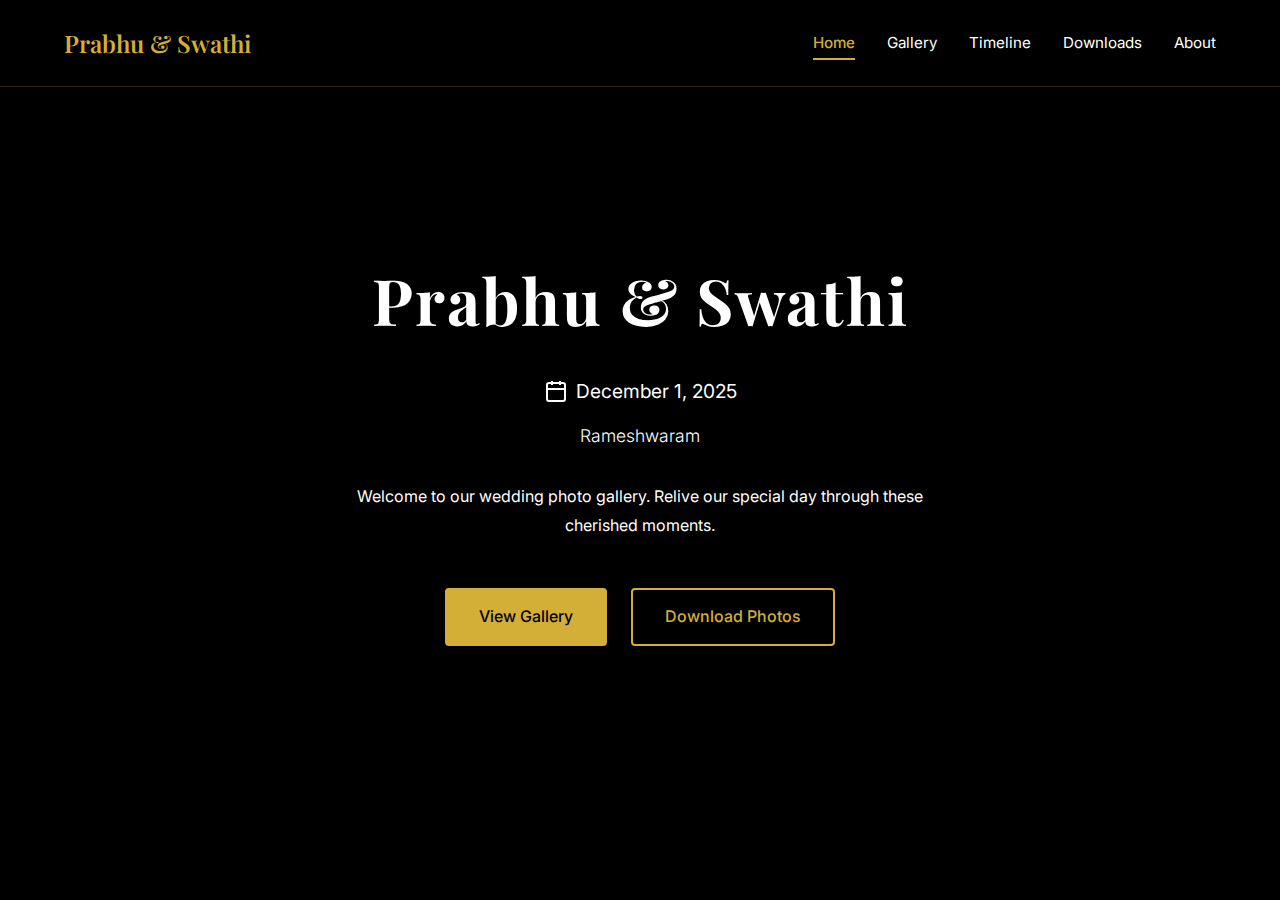
<file: index.html>
<!DOCTYPE html>
<html lang="en">
<head>
    <meta charset="UTF-8">
    <meta name="viewport" content="width=device-width, initial-scale=1.0">
    <title>Prabhu & Swathi - Wedding</title>
    <link rel="stylesheet" href="css/style.css">
    <link rel="preconnect" href="https://fonts.googleapis.com">
    <link rel="preconnect" href="https://fonts.gstatic.com" crossorigin>
    <link href="https://fonts.googleapis.com/css2?family=Playfair+Display:wght@400;600;700&family=Inter:wght@300;400;500&display=swap" rel="stylesheet">
</head>
<body>
    <header class="header">
        <div class="container">
            <div class="logo">Prabhu & Swathi</div>
            <button class="mobile-menu-toggle" id="mobileMenuToggle" aria-label="Toggle menu">☰</button>
            <nav class="nav" id="mainNav">
                <a href="index.html" class="nav-link active">Home</a>
                <a href="gallery.html" class="nav-link">Gallery</a>
                <a href="timeline.html" class="nav-link">Timeline</a>
                <a href="downloads.html" class="nav-link">Downloads</a>
                <a href="about.html" class="nav-link">About</a>
            </nav>
        </div>
    </header>

    <main class="main">
        <section class="hero">
            <div class="hero-content">
                <h1 class="hero-title">Prabhu & Swathi</h1>
                <div class="hero-date">
                    <svg class="calendar-icon" width="24" height="24" viewBox="0 0 24 24" fill="none" stroke="currentColor" stroke-width="2">
                        <rect x="3" y="4" width="18" height="18" rx="2" ry="2"></rect>
                        <line x1="16" y1="2" x2="16" y2="6"></line>
                        <line x1="8" y1="2" x2="8" y2="6"></line>
                        <line x1="3" y1="10" x2="21" y2="10"></line>
                    </svg>
                    <span>December 1, 2025</span>
                </div>
                <p class="hero-location">Rameshwaram</p>
                <p class="hero-description">Welcome to our wedding photo gallery. Relive our special day through these cherished moments.</p>
                <div class="hero-buttons">
                    <a href="gallery.html" class="btn btn-primary">View Gallery</a>
                    <a href="downloads.html" class="btn btn-secondary">Download Photos</a>
                </div>
            </div>
        </section>
    </main>

    <script src="js/main.js"></script>
</body>
</html>
</file>
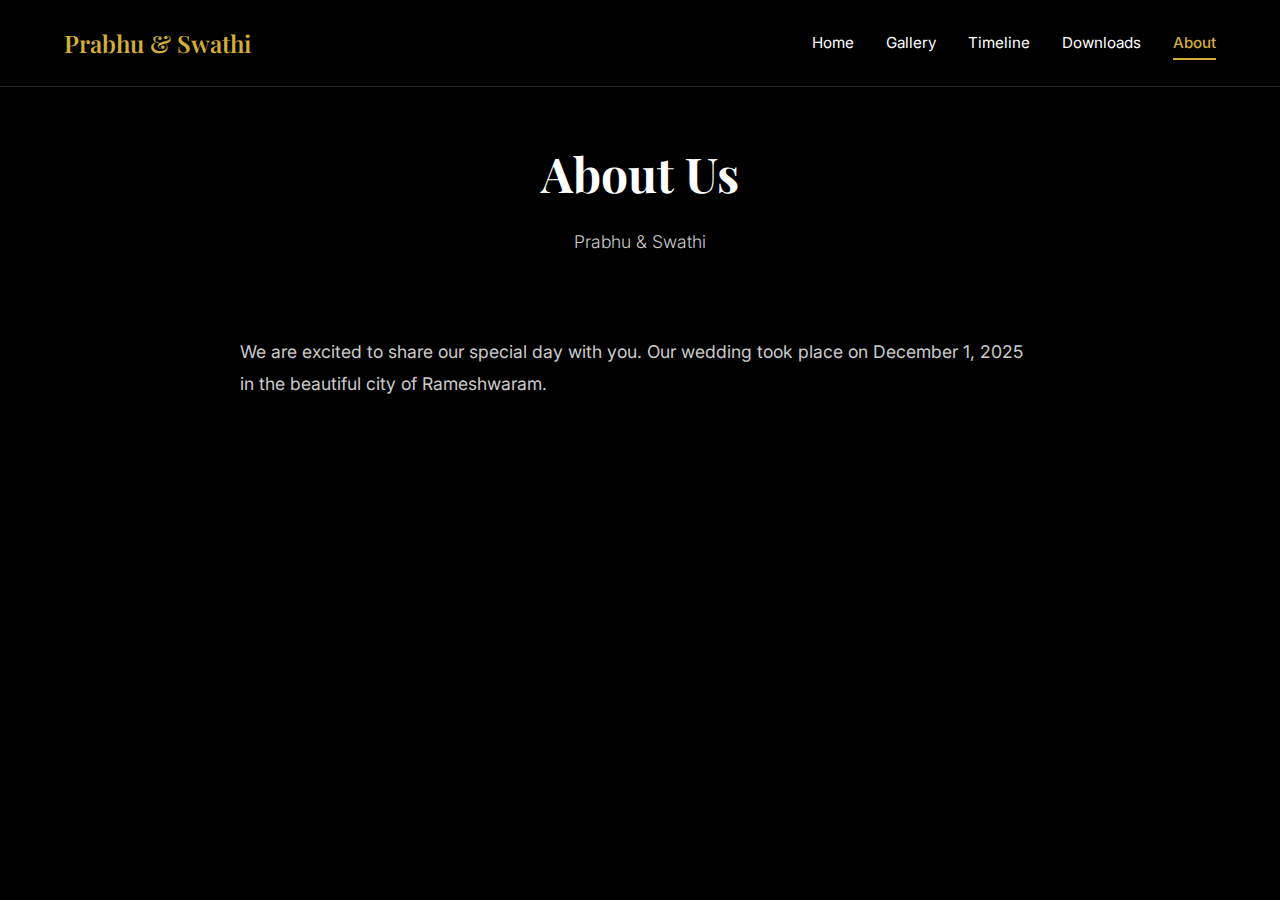
<file: about.html>
<!DOCTYPE html>
<html lang="en">
<head>
    <meta charset="UTF-8">
    <meta name="viewport" content="width=device-width, initial-scale=1.0">
    <title>About - Prabhu & Swathi</title>
    <link rel="stylesheet" href="css/style.css">
    <link rel="preconnect" href="https://fonts.googleapis.com">
    <link rel="preconnect" href="https://fonts.gstatic.com" crossorigin>
    <link href="https://fonts.googleapis.com/css2?family=Playfair+Display:wght@400;600;700&family=Inter:wght@300;400;500&display=swap" rel="stylesheet">
</head>
<body>
    <header class="header">
        <div class="container">
            <div class="logo">Prabhu & Swathi</div>
            <button class="mobile-menu-toggle" id="mobileMenuToggle" aria-label="Toggle menu">☰</button>
            <nav class="nav" id="mainNav">
                <a href="index.html" class="nav-link">Home</a>
                <a href="gallery.html" class="nav-link">Gallery</a>
                <a href="timeline.html" class="nav-link">Timeline</a>
                <a href="downloads.html" class="nav-link">Downloads</a>
                <a href="about.html" class="nav-link active">About</a>
            </nav>
        </div>
    </header>

    <main class="main">
        <section class="page-header">
            <div class="container">
                <h1 class="page-title">About Us</h1>
                <p class="page-subtitle">Prabhu & Swathi</p>
            </div>
        </section>

        <section class="content-section">
            <div class="container">
                <p class="content-text">We are excited to share our special day with you. Our wedding took place on December 1, 2025 in the beautiful city of Rameshwaram.</p>
            </div>
        </section>
    </main>

    <script src="js/main.js"></script>
</body>
</html>
</file>
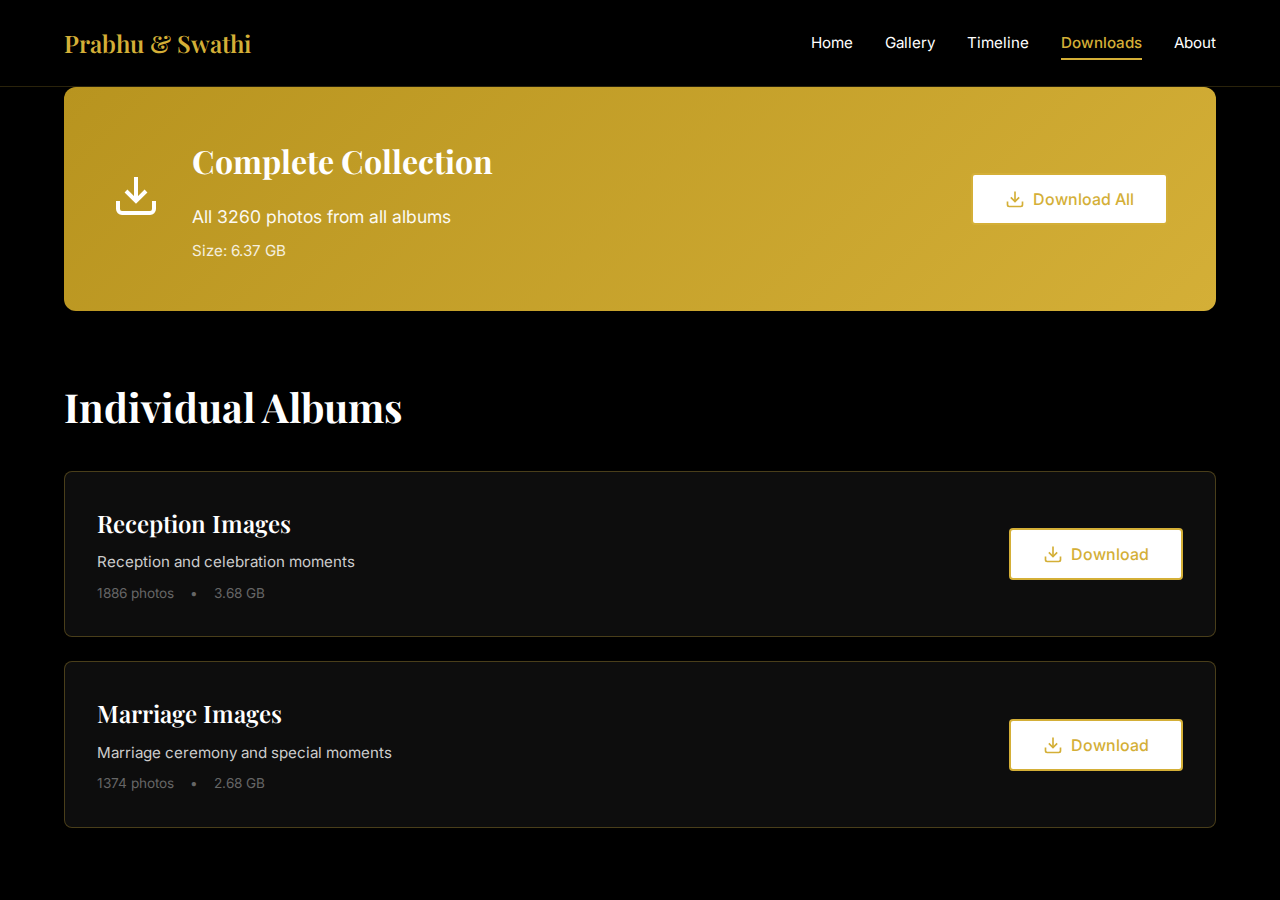
<file: downloads.html>
<!DOCTYPE html>
<html lang="en">
<head>
    <meta charset="UTF-8">
    <meta name="viewport" content="width=device-width, initial-scale=1.0">
    <title>Downloads - Prabhu & Swathi</title>
    <link rel="stylesheet" href="css/style.css">
    <link rel="preconnect" href="https://fonts.googleapis.com">
    <link rel="preconnect" href="https://fonts.gstatic.com" crossorigin>
    <link href="https://fonts.googleapis.com/css2?family=Playfair+Display:wght@400;600;700&family=Inter:wght@300;400;500&display=swap" rel="stylesheet">
</head>
<body>
    <header class="header">
        <div class="container">
            <div class="logo">Prabhu & Swathi</div>
            <button class="mobile-menu-toggle" id="mobileMenuToggle" aria-label="Toggle menu">☰</button>
            <nav class="nav" id="mainNav">
                <a href="index.html" class="nav-link">Home</a>
                <a href="gallery.html" class="nav-link">Gallery</a>
                <a href="timeline.html" class="nav-link">Timeline</a>
                <a href="downloads.html" class="nav-link active">Downloads</a>
                <a href="about.html" class="nav-link">About</a>
            </nav>
        </div>
    </header>

    <main class="main">
        <section class="downloads-section">
            <div class="container">
                <!-- Complete Collection -->
                <div class="complete-collection">
                    <div class="collection-icon">
                        <svg width="48" height="48" viewBox="0 0 24 24" fill="none" stroke="currentColor" stroke-width="2">
                            <path d="M21 15v4a2 2 0 0 1-2 2H5a2 2 0 0 1-2-2v-4"></path>
                            <polyline points="7 10 12 15 17 10"></polyline>
                            <line x1="12" y1="15" x2="12" y2="3"></line>
                        </svg>
                    </div>
                    <div class="collection-info">
                        <h2 class="collection-title">Complete Collection</h2>
                        <p class="collection-details" id="completeCollectionDetails">All photos from all albums</p>
                        <p class="collection-size" id="completeCollectionSize">Size: Calculating...</p>
                    </div>
                    <button class="btn btn-download" id="downloadAllBtn">
                        <svg width="20" height="20" viewBox="0 0 24 24" fill="none" stroke="currentColor" stroke-width="2">
                            <path d="M21 15v4a2 2 0 0 1-2 2H5a2 2 0 0 1-2-2v-4"></path>
                            <polyline points="7 10 12 15 17 10"></polyline>
                            <line x1="12" y1="15" x2="12" y2="3"></line>
                        </svg>
                        Download All
                    </button>
                </div>

                <!-- Individual Albums -->
                <h2 class="section-title">Individual Albums</h2>
                <div class="albums-list" id="albumsList">
                    <!-- Albums will be dynamically loaded here -->
                </div>
            </div>
        </section>
    </main>

    <script src="js/main.js"></script>
    <script src="js/downloads.js"></script>
</body>
</html>
</file>
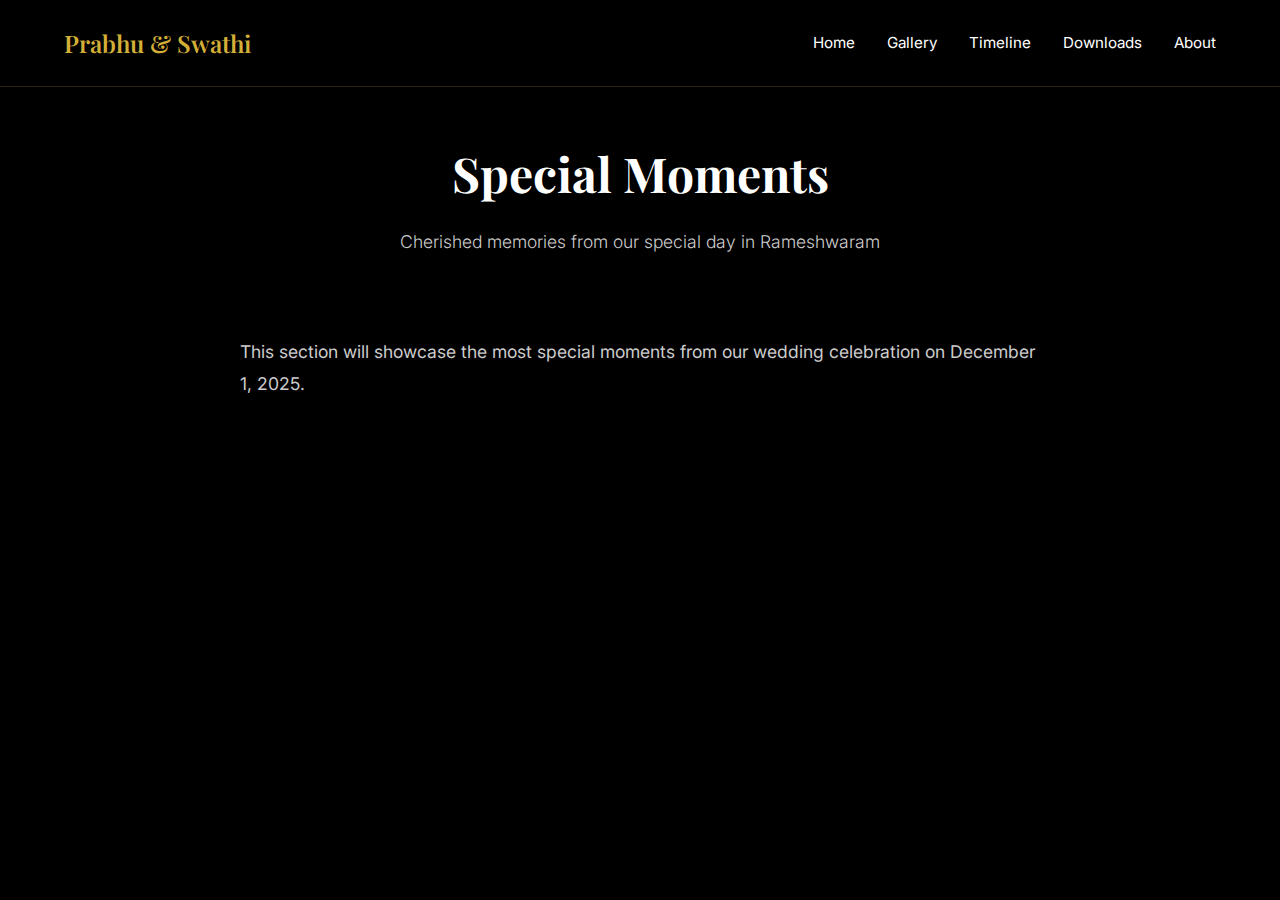
<file: special-moments.html>
<!DOCTYPE html>
<html lang="en">
<head>
    <meta charset="UTF-8">
    <meta name="viewport" content="width=device-width, initial-scale=1.0">
    <title>Special Moments - Prabhu & Swathi</title>
    <link rel="stylesheet" href="css/style.css">
    <link rel="preconnect" href="https://fonts.googleapis.com">
    <link rel="preconnect" href="https://fonts.gstatic.com" crossorigin>
    <link href="https://fonts.googleapis.com/css2?family=Playfair+Display:wght@400;600;700&family=Inter:wght@300;400;500&display=swap" rel="stylesheet">
</head>
<body>
    <header class="header">
        <div class="container">
            <div class="logo">Prabhu & Swathi</div>
            <button class="mobile-menu-toggle" id="mobileMenuToggle" aria-label="Toggle menu">☰</button>
            <nav class="nav" id="mainNav">
                <a href="index.html" class="nav-link">Home</a>
                <a href="gallery.html" class="nav-link">Gallery</a>
                <a href="timeline.html" class="nav-link">Timeline</a>
                <a href="downloads.html" class="nav-link">Downloads</a>
                <a href="about.html" class="nav-link">About</a>
            </nav>
        </div>
    </header>

    <main class="main">
        <section class="page-header">
            <div class="container">
                <h1 class="page-title">Special Moments</h1>
                <p class="page-subtitle">Cherished memories from our special day in Rameshwaram</p>
            </div>
        </section>

        <section class="content-section">
            <div class="container">
                <p class="content-text">This section will showcase the most special moments from our wedding celebration on December 1, 2025.</p>
            </div>
        </section>
    </main>

    <script src="js/main.js"></script>
</body>
</html>
</file>
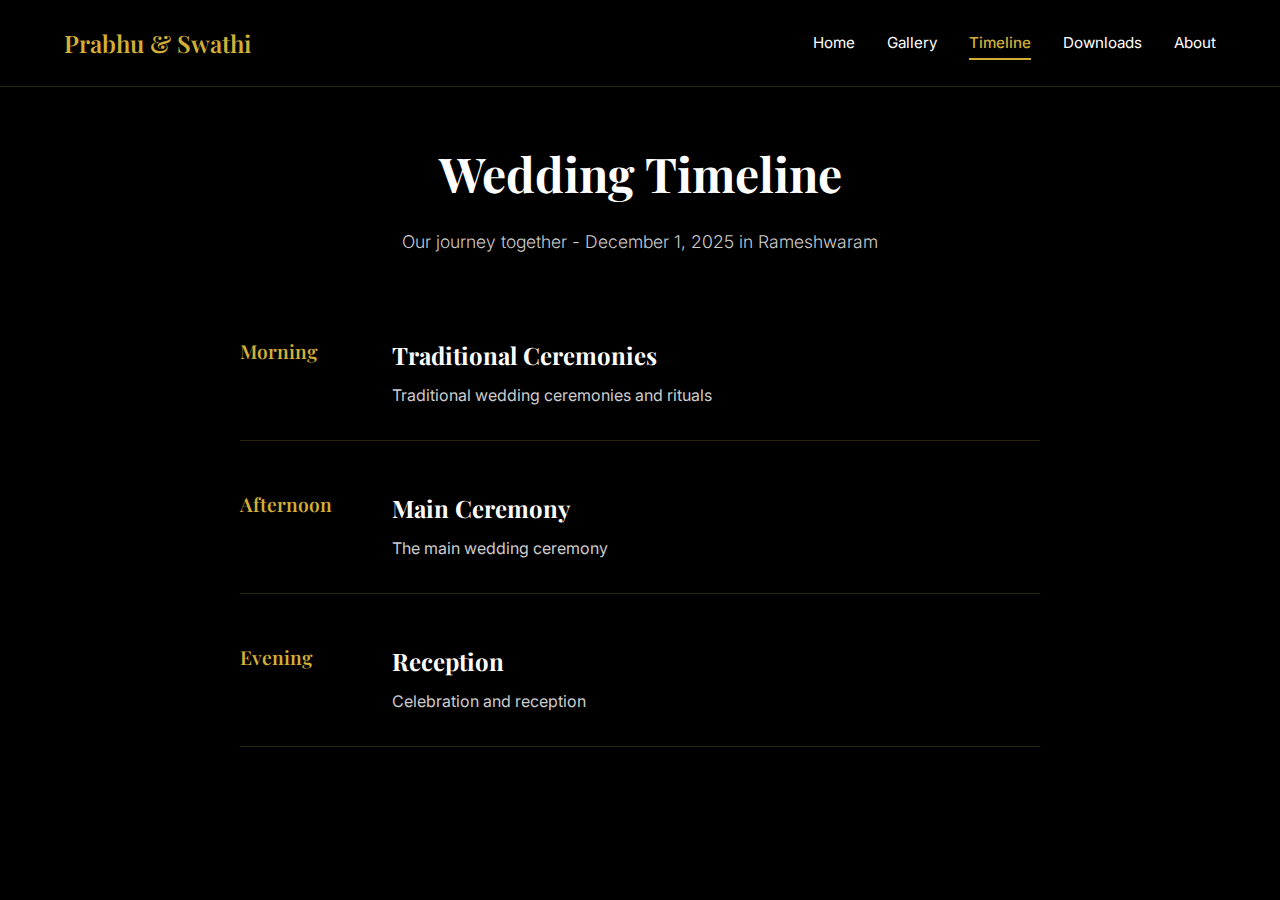
<file: timeline.html>
<!DOCTYPE html>
<html lang="en">
<head>
    <meta charset="UTF-8">
    <meta name="viewport" content="width=device-width, initial-scale=1.0">
    <title>Timeline - Prabhu & Swathi</title>
    <link rel="stylesheet" href="css/style.css">
    <link rel="preconnect" href="https://fonts.googleapis.com">
    <link rel="preconnect" href="https://fonts.gstatic.com" crossorigin>
    <link href="https://fonts.googleapis.com/css2?family=Playfair+Display:wght@400;600;700&family=Inter:wght@300;400;500&display=swap" rel="stylesheet">
</head>
<body>
    <header class="header">
        <div class="container">
            <div class="logo">Prabhu & Swathi</div>
            <button class="mobile-menu-toggle" id="mobileMenuToggle" aria-label="Toggle menu">☰</button>
            <nav class="nav" id="mainNav">
                <a href="index.html" class="nav-link">Home</a>
                <a href="gallery.html" class="nav-link">Gallery</a>
                <a href="timeline.html" class="nav-link active">Timeline</a>
                <a href="downloads.html" class="nav-link">Downloads</a>
                <a href="about.html" class="nav-link">About</a>
            </nav>
        </div>
    </header>

    <main class="main">
        <section class="page-header">
            <div class="container">
                <h1 class="page-title">Wedding Timeline</h1>
                <p class="page-subtitle">Our journey together - December 1, 2025 in Rameshwaram</p>
            </div>
        </section>

        <section class="content-section">
            <div class="container">
                <div class="timeline">
                    <div class="timeline-item">
                        <div class="timeline-time">Morning</div>
                        <div class="timeline-content">
                            <h3>Traditional Ceremonies</h3>
                            <p>Traditional wedding ceremonies and rituals</p>
                        </div>
                    </div>
                    <div class="timeline-item">
                        <div class="timeline-time">Afternoon</div>
                        <div class="timeline-content">
                            <h3>Main Ceremony</h3>
                            <p>The main wedding ceremony</p>
                        </div>
                    </div>
                    <div class="timeline-item">
                        <div class="timeline-time">Evening</div>
                        <div class="timeline-content">
                            <h3>Reception</h3>
                            <p>Celebration and reception</p>
                        </div>
                    </div>
                </div>
            </div>
        </section>
    </main>

    <script src="js/main.js"></script>
</body>
</html>
</file>
<file: css/style.css>
/* Reset and Base Styles */
* {
    margin: 0;
    padding: 0;
    box-sizing: border-box;
}

:root {
    --color-black: #000000;
    --color-gold: #D4AF37;
    --color-gold-light: #E5C158;
    --color-gold-dark: #B8941F;
    --color-white: #FFFFFF;
    --color-gray-light: #F5F5F5;
    --color-gray: #CCCCCC;
    --color-gray-dark: #666666;
    
    --font-serif: 'Playfair Display', serif;
    --font-sans: 'Inter', sans-serif;
    
    --spacing-xs: 0.5rem;
    --spacing-sm: 1rem;
    --spacing-md: 1.5rem;
    --spacing-lg: 2rem;
    --spacing-xl: 3rem;
    --spacing-xxl: 4rem;
}

body {
    font-family: var(--font-sans);
    background-color: var(--color-black);
    color: var(--color-white);
    line-height: 1.6;
    min-height: 100vh;
}

.container {
    max-width: 1200px;
    margin: 0 auto;
    padding: 0 var(--spacing-md);
}

/* Header Styles */
.header {
    background-color: var(--color-black);
    padding: var(--spacing-md) 0;
    border-bottom: 1px solid rgba(212, 175, 55, 0.2);
    position: sticky;
    top: 0;
    z-index: 1000;
}

.header .container {
    display: flex;
    justify-content: space-between;
    align-items: center;
}

.logo {
    font-family: var(--font-serif);
    font-size: 1.5rem;
    font-weight: 600;
    color: var(--color-gold);
    text-decoration: none;
}

.nav {
    display: flex;
    gap: var(--spacing-lg);
    flex-wrap: wrap;
}

.nav-link {
    color: var(--color-white);
    text-decoration: none;
    font-size: 0.95rem;
    font-weight: 400;
    transition: color 0.3s ease;
    position: relative;
}

.nav-link:hover {
    color: var(--color-gold);
}

.nav-link.active {
    color: var(--color-gold);
    font-weight: 500;
}

.nav-link.active::after {
    content: '';
    position: absolute;
    bottom: -5px;
    left: 0;
    right: 0;
    height: 2px;
    background-color: var(--color-gold);
}

/* Hero Section */
.hero {
    min-height: 80vh;
    display: flex;
    align-items: center;
    justify-content: center;
    text-align: center;
    padding: var(--spacing-xxl) 0;
}

.hero-content {
    max-width: 800px;
    margin: 0 auto;
}

.hero-title {
    font-family: var(--font-serif);
    font-size: 4rem;
    font-weight: 700;
    color: var(--color-white);
    margin-bottom: var(--spacing-md);
    letter-spacing: 2px;
}

.hero-date {
    display: flex;
    align-items: center;
    justify-content: center;
    gap: var(--spacing-xs);
    font-size: 1.2rem;
    color: var(--color-white);
    margin-bottom: var(--spacing-sm);
}

.calendar-icon {
    color: var(--color-white);
}

.hero-location {
    font-size: 1.1rem;
    color: var(--color-white);
    margin-bottom: var(--spacing-lg);
    font-weight: 300;
}

.hero-description {
    font-size: 1rem;
    color: var(--color-white);
    margin-bottom: var(--spacing-xl);
    line-height: 1.8;
    max-width: 600px;
    margin-left: auto;
    margin-right: auto;
}

.hero-buttons {
    display: flex;
    gap: var(--spacing-md);
    justify-content: center;
    flex-wrap: wrap;
}

/* Buttons */
.btn {
    display: inline-flex;
    align-items: center;
    gap: var(--spacing-xs);
    padding: 0.875rem 2rem;
    font-size: 1rem;
    font-weight: 500;
    text-decoration: none;
    border-radius: 4px;
    transition: all 0.3s ease;
    cursor: pointer;
    border: 2px solid transparent;
    font-family: var(--font-sans);
}

.btn-primary {
    background-color: var(--color-gold);
    color: var(--color-black);
    border-color: var(--color-gold);
}

.btn-primary:hover {
    background-color: var(--color-gold-light);
    border-color: var(--color-gold-light);
    transform: translateY(-2px);
}

.btn-secondary {
    background-color: transparent;
    color: var(--color-gold);
    border-color: var(--color-gold);
}

.btn-secondary:hover {
    background-color: var(--color-gold);
    color: var(--color-black);
    transform: translateY(-2px);
}

.btn-download {
    background-color: var(--color-white);
    color: var(--color-gold);
    border-color: var(--color-gold);
}

.btn-download:hover {
    background-color: var(--color-gold);
    color: var(--color-white);
}

/* Page Header */
.page-header {
    padding: var(--spacing-xl) 0 var(--spacing-lg);
    text-align: center;
}

.page-title {
    font-family: var(--font-serif);
    font-size: 3rem;
    font-weight: 700;
    color: var(--color-white);
    margin-bottom: var(--spacing-sm);
}

.page-subtitle {
    font-size: 1.1rem;
    color: var(--color-gray);
    font-weight: 300;
}

/* Gallery Section */
.gallery-section {
    padding: var(--spacing-xl) 0;
}

/* Featured Images Section */
.featured-section {
    margin-bottom: var(--spacing-xxl);
}

.featured-title {
    font-family: var(--font-serif);
    font-size: 2.5rem;
    font-weight: 700;
    color: var(--color-white);
    margin-bottom: var(--spacing-lg);
    text-align: center;
}

.featured-images-grid {
    display: grid;
    grid-template-columns: repeat(auto-fit, minmax(300px, 1fr));
    gap: var(--spacing-lg);
    margin-bottom: var(--spacing-xl);
}

.featured-image-card {
    position: relative;
    border-radius: 8px;
    overflow: hidden;
    cursor: pointer;
    transition: transform 0.3s ease, box-shadow 0.3s ease;
    background-color: rgba(255, 255, 255, 0.05);
    aspect-ratio: 4/3;
    border: 2px solid var(--color-gold);
}

.featured-image-card:hover {
    transform: translateY(-5px);
    box-shadow: 0 10px 30px rgba(212, 175, 55, 0.5);
    border-color: var(--color-gold-light);
}

.featured-image {
    width: 100%;
    height: 100%;
    object-fit: cover;
}

.featured-badge {
    position: absolute;
    top: var(--spacing-sm);
    left: var(--spacing-sm);
    background: linear-gradient(135deg, var(--color-gold), var(--color-gold-dark));
    color: var(--color-black);
    padding: 0.5rem 1rem;
    border-radius: 4px;
    font-weight: 600;
    font-size: 0.9rem;
}
    font-size: 0.85rem;
    font-weight: 600;
    text-transform: uppercase;
    letter-spacing: 1px;
}

.albums-section {
    margin-top: var(--spacing-xxl);
}

.albums-section-title {
    font-family: var(--font-serif);
    font-size: 2.5rem;
    font-weight: 700;
    color: var(--color-white);
    margin-bottom: var(--spacing-lg);
    text-align: center;
}

.albums-grid {
    display: grid;
    grid-template-columns: repeat(auto-fill, minmax(300px, 1fr));
    gap: var(--spacing-lg);
    padding: var(--spacing-lg) 0;
}

.album-card {
    position: relative;
    border-radius: 8px;
    overflow: hidden;
    cursor: pointer;
    transition: transform 0.3s ease, box-shadow 0.3s ease;
    background-color: rgba(255, 255, 255, 0.05);
    aspect-ratio: 4/3;
}

.album-card:hover {
    transform: translateY(-5px);
    box-shadow: 0 10px 30px rgba(212, 175, 55, 0.3);
}

.album-thumbnail {
    width: 100%;
    height: 100%;
    object-fit: cover;
}

.album-overlay {
    position: absolute;
    bottom: 0;
    left: 0;
    right: 0;
    background: linear-gradient(to top, rgba(0, 0, 0, 0.9), transparent);
    padding: var(--spacing-md);
    color: var(--color-white);
}

.album-title {
    font-family: var(--font-serif);
    font-size: 1.5rem;
    font-weight: 600;
    margin-bottom: var(--spacing-xs);
}

.album-description {
    font-size: 0.9rem;
    color: var(--color-gray);
    margin-bottom: var(--spacing-xs);
}

.album-count {
    position: absolute;
    top: var(--spacing-sm);
    right: var(--spacing-sm);
    background-color: rgba(0, 0, 0, 0.7);
    padding: 0.5rem 0.75rem;
    border-radius: 4px;
    font-size: 0.85rem;
    display: flex;
    align-items: center;
    gap: 0.25rem;
}

/* All Images Section */
.all-images-section {
    padding: var(--spacing-xl) 0;
}

.all-images-title {
    font-family: var(--font-serif);
    font-size: 2.5rem;
    font-weight: 700;
    color: var(--color-white);
    margin-bottom: var(--spacing-lg);
    text-align: center;
}

.all-images-grid {
    display: grid;
    grid-template-columns: repeat(auto-fill, minmax(250px, 1fr));
    gap: var(--spacing-md);
    padding: var(--spacing-lg) 0;
}

.image-card {
    position: relative;
    border-radius: 8px;
    overflow: hidden;
    cursor: pointer;
    transition: transform 0.3s ease, box-shadow 0.3s ease;
    background-color: rgba(255, 255, 255, 0.05);
    aspect-ratio: 3/4;
}

.image-card:hover {
    transform: translateY(-3px);
    box-shadow: 0 8px 25px rgba(212, 175, 55, 0.2);
}

.gallery-image {
    width: 100%;
    height: 100%;
    object-fit: cover;
    transition: transform 0.3s ease;
}

.image-card:hover .gallery-image {
    transform: scale(1.05);
}

.loading {
    text-align: center;
    color: var(--color-gold);
    font-size: 1.2rem;
    padding: var(--spacing-xl);
    grid-column: 1 / -1;
}

.complete-collection {
    background: linear-gradient(135deg, var(--color-gold-dark), var(--color-gold));
    border-radius: 12px;
    padding: var(--spacing-xl);
    margin-bottom: var(--spacing-xxl);
    display: flex;
    align-items: center;
    gap: var(--spacing-lg);
    color: var(--color-white);
}

.collection-icon {
    flex-shrink: 0;
}

.collection-info {
    flex: 1;
}

.collection-title {
    font-family: var(--font-serif);
    font-size: 2rem;
    font-weight: 700;
    margin-bottom: var(--spacing-sm);
    color: var(--color-white);
}

.collection-details {
    font-size: 1.1rem;
    margin-bottom: var(--spacing-xs);
    opacity: 0.95;
}

.collection-size {
    font-size: 0.95rem;
    opacity: 0.85;
}

.section-title {
    font-family: var(--font-serif);
    font-size: 2.5rem;
    font-weight: 700;
    color: var(--color-white);
    margin-bottom: var(--spacing-lg);
}

.albums-list {
    display: flex;
    flex-direction: column;
    gap: var(--spacing-md);
}

.album-download-card {
    background-color: rgba(255, 255, 255, 0.05);
    border: 1px solid rgba(212, 175, 55, 0.3);
    border-radius: 8px;
    padding: var(--spacing-lg);
    display: flex;
    justify-content: space-between;
    align-items: center;
    transition: all 0.3s ease;
}

.album-download-card:hover {
    background-color: rgba(255, 255, 255, 0.08);
    border-color: var(--color-gold);
}

.album-download-info {
    flex: 1;
}

.album-download-title {
    font-family: var(--font-serif);
    font-size: 1.5rem;
    font-weight: 600;
    color: var(--color-white);
    margin-bottom: var(--spacing-xs);
}

.album-download-description {
    font-size: 0.95rem;
    color: var(--color-gray);
    margin-bottom: var(--spacing-xs);
}

.album-download-meta {
    font-size: 0.85rem;
    color: var(--color-gray-dark);
    display: flex;
    gap: var(--spacing-sm);
}

/* Lightbox */
.lightbox {
    display: none;
    position: fixed;
    z-index: 9999;
    left: 0;
    top: 0;
    width: 100%;
    height: 100%;
    background-color: rgba(0, 0, 0, 0.95);
    overflow: auto;
}

.lightbox.active {
    display: flex;
    align-items: center;
    justify-content: center;
}

.lightbox-image {
    max-width: 90%;
    max-height: 90%;
    object-fit: contain;
    margin: auto;
    display: block;
}

.lightbox-close {
    position: absolute;
    top: 20px;
    right: 35px;
    color: var(--color-white);
    font-size: 40px;
    font-weight: bold;
    cursor: pointer;
    z-index: 10000;
}

.lightbox-close:hover {
    color: var(--color-gold);
}

.lightbox-prev,
.lightbox-next {
    position: absolute;
    top: 50%;
    transform: translateY(-50%);
    color: var(--color-white);
    font-size: 40px;
    font-weight: bold;
    cursor: pointer;
    padding: 16px;
    user-select: none;
    z-index: 10000;
}

.lightbox-prev {
    left: 20px;
}

.lightbox-next {
    right: 20px;
}

.lightbox-prev:hover,
.lightbox-next:hover {
    color: var(--color-gold);
}

.lightbox-caption {
    position: absolute;
    bottom: 20px;
    left: 50%;
    transform: translateX(-50%);
    color: var(--color-white);
    text-align: center;
    font-size: 1rem;
}

/* Content Section */
.content-section {
    padding: var(--spacing-xl) 0;
}

.content-text {
    font-size: 1.1rem;
    line-height: 1.8;
    color: var(--color-gray);
    max-width: 800px;
    margin: 0 auto;
}

/* Timeline */
.timeline {
    max-width: 800px;
    margin: 0 auto;
}

.timeline-item {
    display: flex;
    gap: var(--spacing-lg);
    margin-bottom: var(--spacing-xl);
    padding-bottom: var(--spacing-lg);
    border-bottom: 1px solid rgba(212, 175, 55, 0.2);
}

.timeline-time {
    font-family: var(--font-serif);
    font-size: 1.2rem;
    font-weight: 600;
    color: var(--color-gold);
    min-width: 120px;
}

.timeline-content h3 {
    font-family: var(--font-serif);
    font-size: 1.5rem;
    margin-bottom: var(--spacing-xs);
    color: var(--color-white);
}

.timeline-content p {
    color: var(--color-gray);
}

/* FAQ */
.faq {
    max-width: 800px;
    margin: 0 auto;
}

.faq-item {
    margin-bottom: var(--spacing-lg);
    padding-bottom: var(--spacing-lg);
    border-bottom: 1px solid rgba(212, 175, 55, 0.2);
}

.faq-question {
    font-family: var(--font-serif);
    font-size: 1.3rem;
    margin-bottom: var(--spacing-sm);
    color: var(--color-gold);
}

.faq-answer {
    color: var(--color-gray);
    line-height: 1.8;
}

/* Mobile Menu Toggle */
.mobile-menu-toggle {
    display: none;
    background: none;
    border: none;
    color: var(--color-gold);
    font-size: 1.5rem;
    cursor: pointer;
    padding: var(--spacing-xs);
}

/* Responsive Design */
@media (max-width: 768px) {
    .header .container {
        flex-wrap: wrap;
        gap: var(--spacing-sm);
    }
    
    .mobile-menu-toggle {
        display: block;
        order: 2;
    }
    
    .logo {
        order: 1;
        flex: 1;
    }
    
    .nav {
        order: 3;
        width: 100%;
        display: none;
        flex-direction: column;
        gap: var(--spacing-xs);
        padding: var(--spacing-sm) 0;
    }
    
    .nav.active {
        display: flex;
    }
    
    .nav-link {
        padding: var(--spacing-xs) var(--spacing-sm);
        border-bottom: 1px solid rgba(212, 175, 55, 0.1);
    }
    
    .nav-link:last-child {
        border-bottom: none;
    }
    
    .hero {
        min-height: 70vh;
        padding: var(--spacing-xl) var(--spacing-md);
    }
    
    .hero-title {
        font-size: 2.5rem;
        line-height: 1.2;
    }
    
    .hero-date {
        font-size: 1rem;
    }
    
    .hero-location {
        font-size: 1rem;
    }
    
    .hero-description {
        font-size: 0.95rem;
        padding: 0 var(--spacing-md);
    }
    
    .featured-images-grid {
        grid-template-columns: 1fr;
        gap: var(--spacing-md);
    }
    
    .all-images-grid {
        grid-template-columns: repeat(auto-fill, minmax(200px, 1fr));
        gap: var(--spacing-sm);
    }
    
    .featured-title,
    .albums-section-title,
    .all-images-title {
        font-size: 2rem;
    }
    
    .complete-collection {
        flex-direction: column;
        text-align: center;
        padding: var(--spacing-lg);
        gap: var(--spacing-md);
    }
    
    .collection-title {
        font-size: 1.5rem;
    }
    
    .album-download-card {
        flex-direction: column;
        align-items: flex-start;
        gap: var(--spacing-md);
        padding: var(--spacing-md);
    }
    
    .album-download-title {
        font-size: 1.3rem;
    }
    
    .page-title {
        font-size: 2rem;
    }
    
    .page-subtitle {
        font-size: 1rem;
    }
    
    .hero-buttons {
        flex-direction: column;
        width: 100%;
        max-width: 400px;
        margin: 0 auto;
    }
    
    .btn {
        width: 100%;
        justify-content: center;
        padding: 1rem 2rem;
    }
    
    .section-title {
        font-size: 2rem;
    }
    
    .lightbox-prev,
    .lightbox-next {
        font-size: 30px;
        padding: 12px;
    }
    
    .lightbox-close {
        font-size: 35px;
        top: 15px;
        right: 25px;
    }
    
    .lightbox-image {
        max-width: 95%;
        max-height: 85%;
    }
    
    .timeline-item {
        flex-direction: column;
        gap: var(--spacing-sm);
    }
    
    .timeline-time {
        min-width: auto;
    }
}

@media (max-width: 480px) {
    .container {
        padding: 0 var(--spacing-sm);
    }
    
    .header {
        padding: var(--spacing-sm) 0;
    }
    
    .logo {
        font-size: 1.2rem;
    }
    
    .nav {
        font-size: 0.75rem;
        gap: var(--spacing-xs);
    }
    
    .nav-link {
        padding: 0.25rem 0.5rem;
    }
    
    .hero {
        min-height: 60vh;
        padding: var(--spacing-lg) var(--spacing-sm);
    }
    
    .hero-title {
        font-size: 1.8rem;
        margin-bottom: var(--spacing-sm);
    }
    
    .hero-date {
        font-size: 0.9rem;
        margin-bottom: var(--spacing-xs);
    }
    
    .hero-location {
        font-size: 0.9rem;
        margin-bottom: var(--spacing-md);
    }
    
    .hero-description {
        font-size: 0.9rem;
        margin-bottom: var(--spacing-lg);
    }
    
    .page-header {
        padding: var(--spacing-lg) 0 var(--spacing-md);
    }
    
    .page-title {
        font-size: 1.75rem;
    }
    
    .page-subtitle {
        font-size: 0.9rem;
    }
    
    .albums-grid {
        gap: var(--spacing-sm);
    }
    
    .all-images-grid {
        grid-template-columns: repeat(auto-fill, minmax(150px, 1fr));
        gap: var(--spacing-xs);
    }
    
    .album-card {
        border-radius: 6px;
    }
    
    .album-title {
        font-size: 1.3rem;
    }
    
    .album-description {
        font-size: 0.85rem;
    }
    
    .complete-collection {
        padding: var(--spacing-md);
    }
    
    .collection-title {
        font-size: 1.3rem;
    }
    
    .collection-details {
        font-size: 1rem;
    }
    
    .collection-size {
        font-size: 0.85rem;
    }
    
    .section-title {
        font-size: 1.75rem;
    }
    
    .btn {
        padding: 0.875rem 1.5rem;
        font-size: 0.9rem;
    }
    
    .content-text {
        font-size: 1rem;
    }
    
    .faq-question {
        font-size: 1.1rem;
    }
    
    .faq-answer {
        font-size: 0.95rem;
    }
}
</file>
